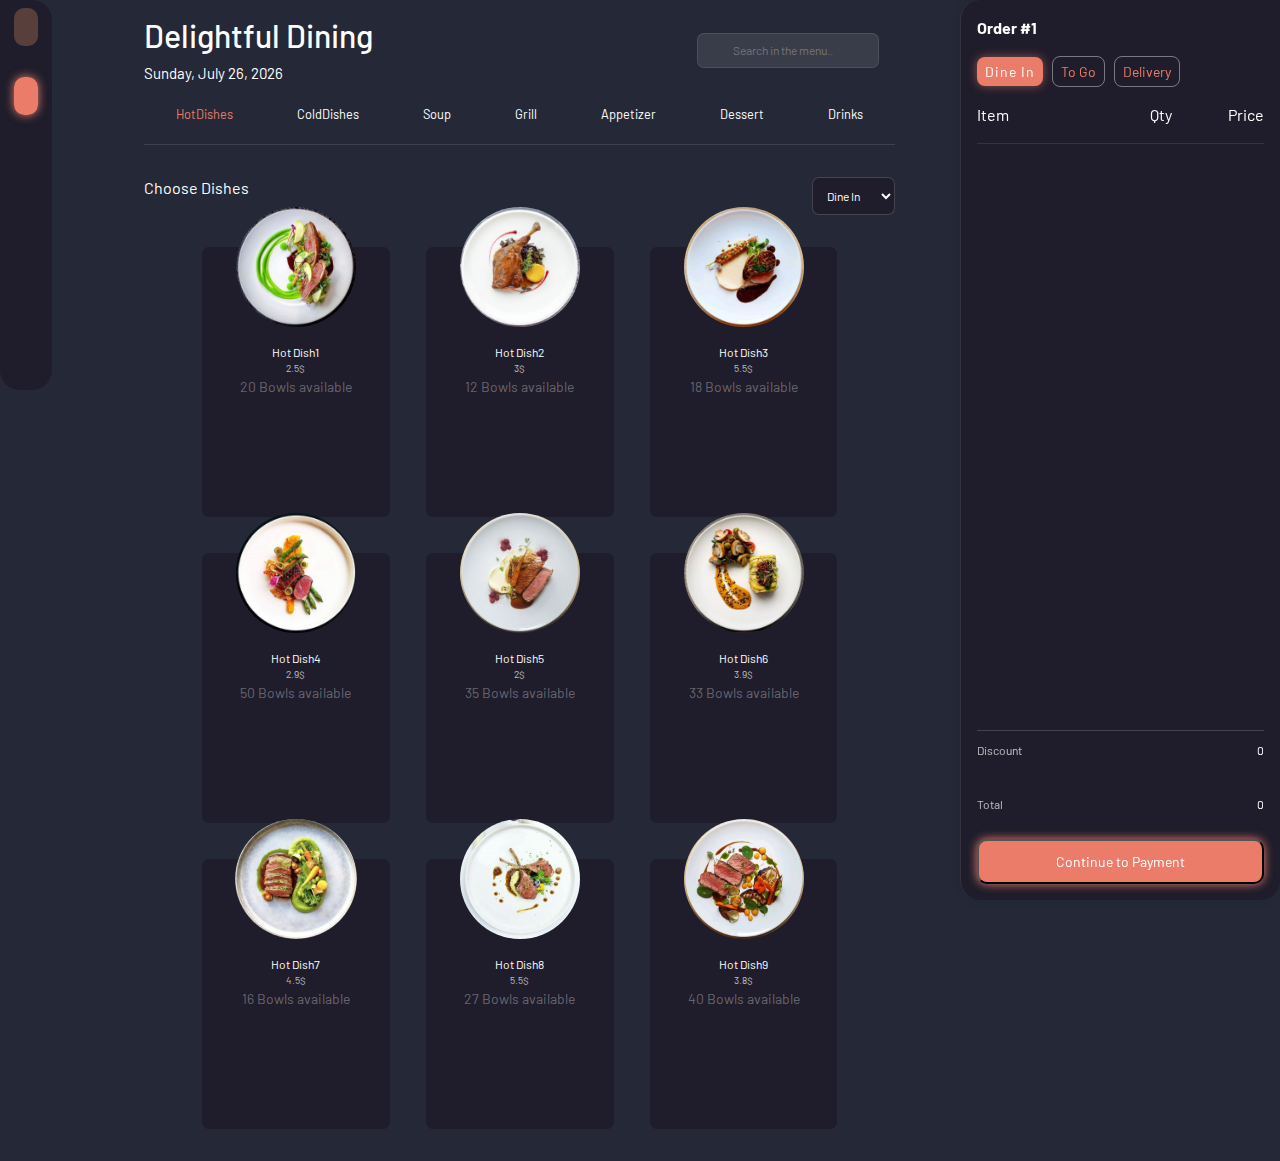
<file: index.html>
<!DOCTYPE html>
<html lang="en">
  <head>
    <meta charset="UTF-8" />
    <meta name="viewport" content="width=device-width, initial-scale=1.0" />
    <title>Delightful Dining</title>
    <link
      href="https://cdn.jsdelivr.net/npm/bootstrap@5.3.3/dist/css/bootstrap.min.css"
      rel="stylesheet"
      integrity="sha384-QWTKZyjpPEjISv5WaRU9OFeRpok6YctnYmDr5pNlyT2bRjXh0JMhjY6hW+ALEwIH"
      crossorigin="anonymous"
    />
    <link
      rel="stylesheet"
      href="https://cdnjs.cloudflare.com/ajax/libs/font-awesome/6.5.2/css/all.min.css"
      integrity="sha512-SnH5WK+bZxgPHs44uWIX+LLJAJ9/2PkPKZ5QiAj6Ta86w+fsb2TkcmfRyVX3pBnMFcV7oQPJkl9QevSCWr3W6A=="
      crossorigin="anonymous"
      referrerpolicy="no-referrer"
    />
    <link rel="stylesheet" href="index.css" />
  </head>
  <body>
    <div class="icons">
      <a href="index.html"
        ><i class="sideIcon logo fa-solid fa-utensils" title="logo"></i
      ></a>
      <a href="index.html"
        ><i class="sideIcon active fa-solid fa-house" title="Home Page"></i
      ></a>
      <a href=""
        ><i class="sideIcon fa-solid fa-percent" title="Discount"></i
      ></a>
      <a href=""
        ><i class="sideIcon fa-solid fa-chart-line" title="Dashboard"></i
      ></a>
      <a href=""
        ><i class="sideIcon fa-solid fa-envelope" title="Emails"></i
      ></a>
      <a href=""
        ><i class="sideIcon fa-regular fa-bell" title="Notifications"></i
      ></a>
      <a href=""><i class="sideIcon fa-solid fa-gear" title="Settings"></i></a>
      <a href="LogInSignUp.html"
        ><i class="sideIcon fa-solid fa-right-from-bracket" title="LogOut"></i
      ></a>
    </div>

    <div class="main col-4 col-md-5 col-lg-7">
      <div class="header col-12">
        <div class="left">
          <h1>Delightful Dining</h1>
          <div id="dateDisplay"></div>
        </div>
        <div class="right">
          <div class="searching">
            <button><i class="fa-solid fa-magnifying-glass"></i></button>
            <input
              type="search"
              class="search"
              onkeyup="filterData(event)"
              placeholder="Search in the menu.."
            />
          </div>
          <div class="Modal" onclick="closeModal(),closeContent() ">
            <!-- <div class="modalInside">
              <div class="modalPosition">

                <div class="receiptHeader">
                  <p class="ordNumber">Order <span>#1</span></p>
          
                  <div class="selectors">
                    <button class="button ordBtn activeBtn" onclick="toggleActive(this)">
                      Dine In
                    </button>
                    <button class="button ordBtn middle" onclick="toggleActive(this)">
                      To Go
                    </button>
                    <button class="button ordBtn" onclick="toggleActive(this)">
                      Delivery
                    </button>
                  </div>
          
                  <div class="titleReceipt">
                    <p>Item</p>
                    <div class="titleReceiptInner">
                      <p>Qty</p>
                      <p>Price</p>
                    </div>
                  </div>
                </div>
          
                <div class="orderList"></div>
          
                <div class="receiptFooter">
                  <div class="check">
                    <p class="textCheck">Discount</p>
                    <p class="discountNum">0</p>
                  </div>
                  <div class="check">
                    <p class="textCheck">Total</p>
                    <p class="subTotalNum CheckTotal">0</p>
                  </div>
                  <button class="button paymentBtn" onclick="continueToPayment();">
                    Continue to Payment
                  </button>
                </div>
                
              </div>
            </div> -->
          </div>
          <div class="content"><div class="inside"></div></div>
          <button class="cart" onclick="openModal(),openContent()">
            <i class="fa-solid fa-basket-shopping"></i>
          </button>
        </div>
      </div>

      <div class="Products">
        <nav class="col-12">
          <ul class="tabs"></ul>
        </nav>

        <div class="mainMiddle col-12">
          <p>Choose Dishes</p>
          <select name="place" id="selectPlace">
            <option value="Dine In" selected>Dine In</option>
            <option value="To Go">To Go</option>
            <option value="Delivery">Delivery</option>
          </select>
        </div>

        <div
          class="oneProducts d-flex flex-wrap justify-content-center gap-1"
        ></div>
      </div>
    </div>

    <div class="sideReceipt col-4 col-md-4 col-lg-3">
      <div class="receiptHeader">
        <p class="ordNumber">Order <span>#1</span></p>

        <div class="selectors">
          <button class="button ordBtn activeBtn" onclick="toggleActive(this)">
            Dine In
          </button>
          <button class="button ordBtn middle" onclick="toggleActive(this)">
            To Go
          </button>
          <button class="button ordBtn" onclick="toggleActive(this)">
            Delivery
          </button>
        </div>

        <div class="titleReceipt">
          <p>Item</p>
          <div class="titleReceiptInner">
            <p>Qty</p>
            <p>Price</p>
          </div>
        </div>
      </div>

      <div class="orderList"></div>

      <div class="receiptFooter">
        <div class="check">
          <p class="textCheck">Discount</p>
          <p class="discountNum">0</p>
        </div>
        <div class="check">
          <p class="textCheck">Total</p>
          <p class="subTotalNum CheckTotal">0</p>
        </div>
        <button class="button paymentBtn" onclick="continueToPayment();">
          Continue to Payment
        </button>
      </div>
    </div>
    <script src="data.js"></script>
    <script src="functions.js"></script>
    <script src="index.js"></script>
  </body>
</html>
</file>
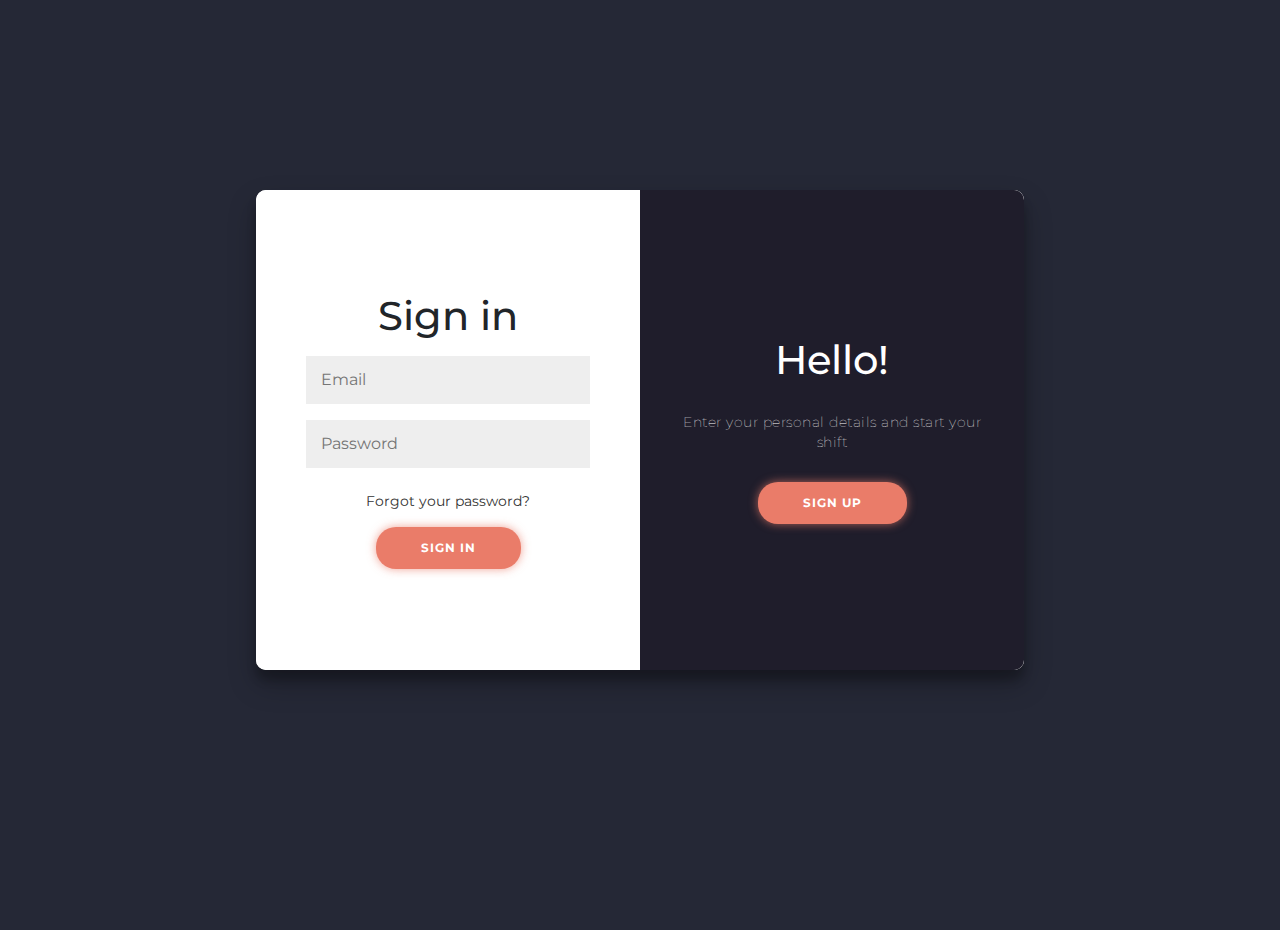
<file: LogInSignUp.html>
<!DOCTYPE html>
<html lang="en">
  <head>
    <meta charset="UTF-8" />
    <meta name="viewport" content="width=device-width, initial-scale=1.0" />
    <title>Document</title>
    <link
      href="https://cdn.jsdelivr.net/npm/bootstrap@5.3.3/dist/css/bootstrap.min.css"
      rel="stylesheet"
      integrity="sha384-QWTKZyjpPEjISv5WaRU9OFeRpok6YctnYmDr5pNlyT2bRjXh0JMhjY6hW+ALEwIH"
      crossorigin="anonymous"
    />
    <link rel="stylesheet" href="LogInSignUp.css" />
  </head>
  <body>
    <div class="container col-12 flex-wrap" id="container">
      <div class="form-container sign-up-container">
        <form action="#">
          <h1>Create Account</h1>
          <input type="text" placeholder="Name" />
          <input type="email" placeholder="Email" />
          <input type="password" placeholder="Password" />
          <button>Sign Up</button>
        </form>
      </div>
      <div class="form-container sign-in-container">
        <form action="#">
          <h1>Sign in</h1>
          <input type="email" placeholder="Email" />
          <input type="password" placeholder="Password" />
          <a href="#">Forgot your password?</a>
          <button>Sign In</button>
        </form>
      </div>
      <div class="overlay-container">
        <div class="overlay">
          <div class="overlay-panel overlay-left">
            <h1>Welcome Back!</h1>
            <p>
              To keep connected with us please login with your personal info
            </p>
            <button class="ghost" id="signIn">Sign In</button>
          </div>
          <div class="overlay-panel overlay-right">
            <h1>Hello!</h1>
            <p>Enter your personal details and start your shift</p>
            <button class="ghost" id="signUp">Sign Up</button>
          </div>
        </div>
      </div>
    </div>
    <script src="LogInSignUp.js"></script>
  </body>
</html>
</file>
<file: index.css>
@import url("https://fonts.googleapis.com/css2?family=Barlow:ital,wght@0,100;0,200;0,300;0,400;0,500;0,600;0,700;0,800;0,900;1,100;1,200;1,300;1,400;1,500;1,600;1,700;1,800;1,900&display=swap");
* {
  padding: 0;
  margin: 0;
  box-sizing: border-box;
  font-family: "Barlow", sans-serif;
}
body {
  background-color: #252836;
}
.icons {
  background-color: #1f1d2b;
  display: flex;
  flex-direction: column;
  align-items: center;
  width: fit-content;
  gap: 2.8rem;
  padding: 14px;
  border-radius: 0 20px 20px 20px;
  position: fixed;
  top: 0;
  left: 0;
}
.sideIcon {
  color: #ea7c69;
  list-style: none;
  font-size: 12px;
}
.logo {
  background-color: #eb956a49;
  padding: 12px;
  border-radius: 10px;
}
.active {
  color: white;
  background-color: #ea7c69;
  padding: 12px;
  border-radius: 10px;
  box-shadow: 0 0 10px #ea7c69;
}
.sideReceipt {
  position: fixed;
  top: 0;
  right: 0;
  bottom: 0;
  background-color: #1f1d2b;
  border-left: 1px solid rgba(135, 135, 135, 0.203);
  box-shadow: 0 0 10px rgba(0, 0, 0, 0.1);
  display: flex;
  flex-direction: column;
  padding: 1rem;
  color: white;
  border-radius: 20px 0 20px 20px;
}
.orderExample {
  padding-bottom: 6px;
}
.receiptHeader {
  border-bottom: 1px solid rgba(135, 135, 135, 0.203);
}
.ordNumber {
  font-weight: bold;
}
.titleReceipt {
  display: flex;
  justify-content: space-between;
}
.titleReceiptInner {
  display: flex;
  gap: 3.5rem;
}
.pointer {
  cursor: pointer;
}
.selectors {
  margin-bottom: 1rem;
}
.ordBtn {
  font-size: 14px;
  padding: 4px 8px;
  background: none;
  color: #ea7c69;
  border: 1px rgba(255, 255, 255, 0.409) solid;
  border-radius: 8px;
  gap: 4px;
  transition: 0.5s;
}
.middle {
  margin: 0 6px;
}
.activeBtn,
.ordBtn:hover {
  color: white;
  background-color: #ea7c69;
  box-shadow: 0 0 10px #ea7c698e;
  border: none;
  letter-spacing: 1px;
}
.orderList {
  overflow-y: auto;
  flex-grow: 1;
  padding-top: 20px;
}
.topOrd {
  display: flex;
  align-items: center;
  justify-content: space-between;
  padding-bottom: 5px;
}
.bottomOrd {
  display: flex;
  gap: 1rem;
}
.smallOrdImg {
  border-radius: 50%;
  height: 40px;
}
.orderDetailsImg {
  display: flex;
  align-items: center;
  gap: 0.5rem;
}
.pricingDetails {
  display: flex;
  align-items: center;
  gap: 1.5rem;
}
.price {
  font-size: 10px;
  color: rgba(251, 251, 251, 0.724);
}
.title,
.orderPrice {
  font-size: 12px;
}
.orderQty {
  background-color: #393c49;
  padding: 7px;
  font-size: 12px;
  border-radius: 7px;
  text-align: center;
  width: 36.1px;
}
.note {
  background-color: #393c49;
  border: 1px solid rgba(145, 145, 145, 0.247);
  padding: 8px;
  font-size: 12px;
  border-radius: 7px;
  flex-grow: 1;
  color: white;
}
.delete {
  background: none;
  border: none;
  color: #ea7c69;
  border: 1px solid #ea7c69;
  font-size: 12px;
  padding: 7px 12px;
  border-radius: 7px;
}
.receiptFooter {
  border-top: 1px solid rgba(170, 169, 169, 0.27);
}
.paymentBtn {
  color: white;
  background-color: #ea7c69;
  border-radius: 10px;
  box-shadow: 0 0 10px #ea7c69;
  width: 100%;
  padding: 10px 0;
  font-size: 14px;
}
.check {
  display: flex;
  justify-content: space-between;
  padding: 10px 0;
  font-size: 12px;
}
.textCheck {
  color: rgba(251, 251, 251, 0.724);
}
.button {
  transition: 0.5s;
}
.button:hover {
  letter-spacing: 1px;
}
.orderList::-webkit-scrollbar-track {
  border: 1px solid #000;
  padding: 2px 0;
  background-color: #404040;
}
.orderList::-webkit-scrollbar {
  width: 5px;
}
.orderList::-webkit-scrollbar-thumb {
  border-radius: 10px;
  box-shadow: inset 0 0 6px rgba(0, 0, 0, 0.3);
  background-color: #737272;
  border: 1px solid #000;
}
.main {
  padding: 1rem;
  position: absolute;
  left: 10%;
  top: 0;
  width: 61.2%;
}
.header {
  display: flex;
  justify-content: space-between;
  align-items: center;
  gap: 1rem;
}
h1 {
  white-space: nowrap;
  color: white;
  font-size: clamp(14px, 4vw, 32px);
}
#dateDisplay {
  white-space: nowrap;
  color: white;
  font-size: clamp(9px, 4vw, 15px);
}
.right {
  display: flex;
  height: fit-content;
  gap: 1rem;
}
.cart {
  display: none;
  color: white;
  background: none;
  border: none;
}
.searching {
  position: relative;
}
.searching button {
  position: absolute;
  top: 10%;
  left: 0;
  background: none;
  border: none;
  color: rgba(255, 255, 255, 0.708);
  padding: 3px 0 0 12px;
}
.search {
  height: 35px;
  padding: 8px 8px 8px 35px;
  color: white;
  border: 1px solid rgba(145, 145, 145, 0.247);
  background-color: #393c49;
  border-radius: 7px;
  font-size: clamp(8px, 4vw, 12px);
}
.tabs {
  list-style: none;
  display: flex;
  flex-wrap: wrap;
  justify-content: space-around;
  padding: 20px 0;
  border-bottom: 1px #ffffff1f solid;
  color: white;
  font-size: clamp(12px, 1vw, 14px);
}
.tabs li {
  cursor: pointer;
  position: relative;
}
nav ul li:after {
  content: "";
  width: 0;
  height: 3px;
  background: #ea7c69;
  position: absolute;
  left: 0;
  bottom: -10px;
  transition: 0.5s;
}
nav ul li:hover::after {
  width: 100%;
}
.activeNav {
  color: #ea7c69;
}
.mainMiddle {
  display: flex;
  justify-content: space-between;
  align-items: center;
  color: white;
  padding: 15px 0;
}
select {
  background-color: #1f1d2b;
  color: white;
  padding: 10px;
  border-radius: 7px;
  border: 1px rgba(255, 255, 255, 0.167) solid;
  font-size: 12px;
}
.productCard {
  background-color: #1f1d2b;
  height: 30vh;
  position: relative;
  border-radius: 7px;
  font-size: 14px;
  color: white;
  display: flex;
  flex-direction: column;
  align-items: center;
  padding-top: 6rem;
  cursor: pointer;
}
.available {
  color: rgba(255, 255, 255, 0.32);
}
.productImg {
  border-radius: 50%;
  position: absolute;
  top: -15%;
  height: 120px;
}
.dishTitle {
  font-size: clamp(8px, 4vw, 12px);
}
.Modal {
  width: 100%;
  height: 100vh;
  background-color: rgba(204, 204, 204, 0.323);
  position: fixed;
  z-index: 999;
  top: 0;
  left: 0;
  display: none;
  justify-content: center;
  align-items: center;
}
.inside {
  height: 100vh;
  width: 400px;
  display: none;
  justify-content: center;
  align-items: center;
  flex-direction: column;
  gap: 1.5rem;
  z-index: 1000;
  position: fixed;
  top: 0;
  right: 0;
  bottom: 0;
  background-color: #1f1d2b;
  border-left: 1px solid rgba(135, 135, 135, 0.203);
  box-shadow: 0 0 10px rgba(0, 0, 0, 0.1);
  padding: 1rem;
  border-radius: 20px 0 20px 20px;
}
/* .modalInside{
  position: relative;
}
.modalPosition{
  position: absolute;
  z-index: 9999;
} */
@media (min-width: 768px) and (max-width: 1230px) {
  .main {
    left: 11%;
    width: 57%;
  }
}
@media (min-width: 320px) and (max-width: 767px) {
  .main {
    padding: 2rem;
    left: 10%;
    width: 90%;
  }
  .sideReceipt {
    display: none;
  }
  .cart {
    display: inline;
  }
}
</file>
<file: LogInSignUp.css>
@import url("https://fonts.googleapis.com/css?family=Montserrat:400,800");

* {
  padding: 0;
  margin: 0;
  box-sizing: border-box;
}

body {
  display: flex;
  justify-content: center;
  align-items: center;
  flex-direction: column;
  font-family: "Montserrat", sans-serif;
  height: 100vh;
  margin: -20px 0 50px;
  background-color: #252836;
}
p {
  font-size: 14px;
  font-weight: 100;
  line-height: 20px;
  letter-spacing: 0.5px;
  margin: 20px 0 30px;
}
a {
  color: #333;
  font-size: 14px;
  text-decoration: none;
  margin: 15px 0;
}
button,
button.ghost {
  color: white;
  background-color: #ea7c69;
  box-shadow: 0 0 10px #ea7c69b5;
  border: none;
  letter-spacing: 1px;
  border-radius: 20px;
  font-size: 12px;
  font-weight: bold;
  padding: 12px 45px;
  letter-spacing: 1px;
  text-transform: uppercase;
  transition: transform 80ms ease-in;
}
button:active {
  transform: scale(0.95);
}
form {
  background-color: #ffffff;
  display: flex;
  align-items: center;
  justify-content: center;
  flex-direction: column;
  padding: 0 50px;
  height: 100%;
  text-align: center;
}
input {
  background-color: #eee;
  border: none;
  padding: 12px 15px;
  margin: 8px 0;
  width: 100%;
}
.container {
  background-color: #fff;
  border-radius: 10px;
  box-shadow: 0 14px 28px rgba(0, 0, 0, 0.25), 0 10px 10px rgba(0, 0, 0, 0.22);
  position: relative;
  overflow: hidden;
  width: 768px;
  max-width: 100%;
  min-height: 480px;
}
.form-container {
  position: absolute;
  top: 0;
  height: 100%;
  transition: all 0.6s ease-in-out;
}
.sign-in-container {
  left: 0;
  width: 50%;
  z-index: 2;
}
.container.right-panel-active .sign-in-container {
  transform: translateX(100%);
}
.sign-up-container {
  left: 0;
  width: 50%;
  opacity: 0;
  z-index: 1;
  transform: translateX(100%);
  opacity: 1;
  z-index: 5;
  animation: show 0.6s;
}
@keyframes show {
  0%,
  49.99% {
    opacity: 0;
    z-index: 1;
  }
  50%,
  100% {
    opacity: 1;
    z-index: 5;
  }
}
.overlay-container {
  position: absolute;
  top: 0;
  left: 50%;
  width: 50%;
  height: 100%;
  overflow: hidden;
  transition: transform 0.6s ease-in-out;
  z-index: 100;
}
.container.right-panel-active .overlay-container {
  transform: translateX(-100%);
}
.overlay {
  background: #ff416c;
  background: -webkit-linear-gradient(to right, #ff4b2b, #ff416c);
  background: linear-gradient(to right, #1f1d2b, #1f1d2b);
  background-repeat: no-repeat;
  background-size: cover;
  background-position: 0 0;
  color: #ffffff;
  position: relative;
  left: -100%;
  height: 100%;
  width: 200%;
  transform: translateX(0);
  transition: transform 0.6s ease-in-out;
}
.container.right-panel-active .overlay {
  transform: translateX(50%);
}
.overlay-panel {
  position: absolute;
  display: flex;
  align-items: center;
  justify-content: center;
  flex-direction: column;
  padding: 0 40px;
  text-align: center;
  top: 0;
  height: 100%;
  width: 50%;
  transform: translateX(0);
  transition: transform 0.6s ease-in-out;
}
.overlay-left {
  transform: translateX(-20%);
}
.container.right-panel-active .overlay-left {
  transform: translateX(0);
}
.overlay-right {
  right: 0;
  transform: translateX(0);
}
.container.right-panel-active .overlay-right {
  transform: translateX(20%);
}
</file>
